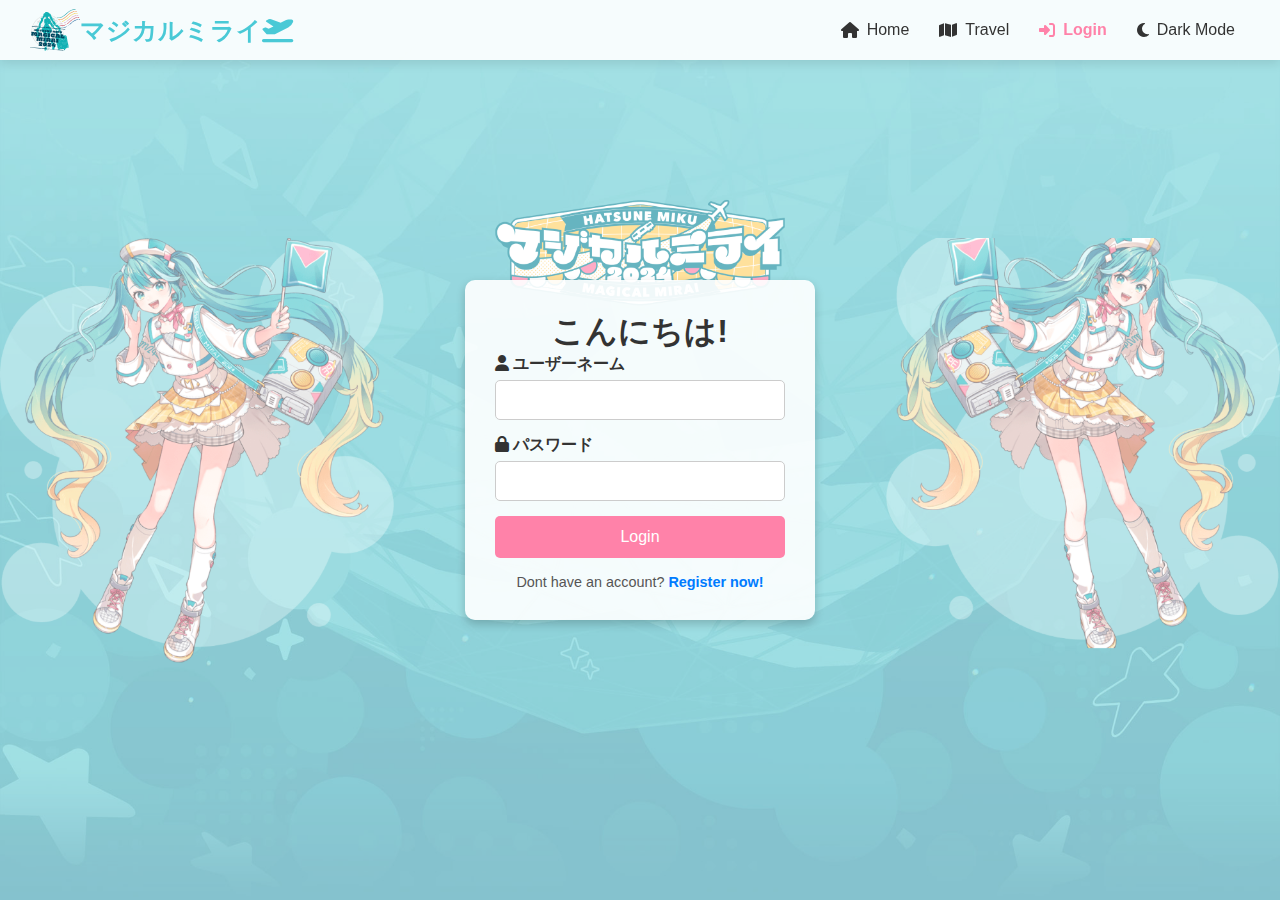
<file: login.html>
<!DOCTYPE html>
<html lang="en">
<head>
    <meta charset="UTF-8">
    <meta name="viewport" content="width=device-width, initial-scale=1.0">
    <title>マジカルミライ Travel - Login</title>
    <link rel="stylesheet" href="css/styles.css">
    <script src="js/script.js" defer></script>
    <link rel="stylesheet" href="https://cdnjs.cloudflare.com/ajax/libs/font-awesome/6.4.2/css/all.min.css">
</head>
<body id="login-body">
    <nav class="navbar">
        <div class="logo"><img style="height: 50px; width: 50px;" src="./img/img_intro_postmark.svg"> マジカルミライ<i class="fa-solid fa-plane-departure"></i></div>
        <ul class="nav-links">
            <li><a href="index.html"><i class="fas fa-home"></i> Home</a></li>
            <li><a href="travel.html"><i class="fas fa-map"></i> Travel</a></li>
            <li><a href="login.html" class="active"><i class="fas fa-sign-in-alt"></i> Login</a></li>
            <li><a href="#" class="toggle-darkmode"><i class="fas fa-moon"></i> <span>Dark Mode</span></a></li>
          </ul>
        <div class="menu-toggle">
            <i class="fas fa-bars"></i>
        </div>
    </nav>

    <div class="container">
        <div class="login-box">
            <h1>こんにちは!</h1>
            <form action="login.php" method="POST">
                <div class="input-group">
                    <label for="username"><i class="fas fa-user"></i> ユーザーネーム </label>
                    <input type="text" id="username" name="username" required>
                </div>
                <div class="input-group">
                    <label for="password"><i class="fas fa-lock"></i> パスワード </label>
                    <input type="password" id="password" name="password" required>
                </div>
                <button onclick="window.location = 'index.html'" type="button" class="btn">Login</button>
               <p id="register"> Dont have an account? <a href="register.html">Register now!</a></p>
            </form>
        </div>
    </div>
</body>
</html>
</file>
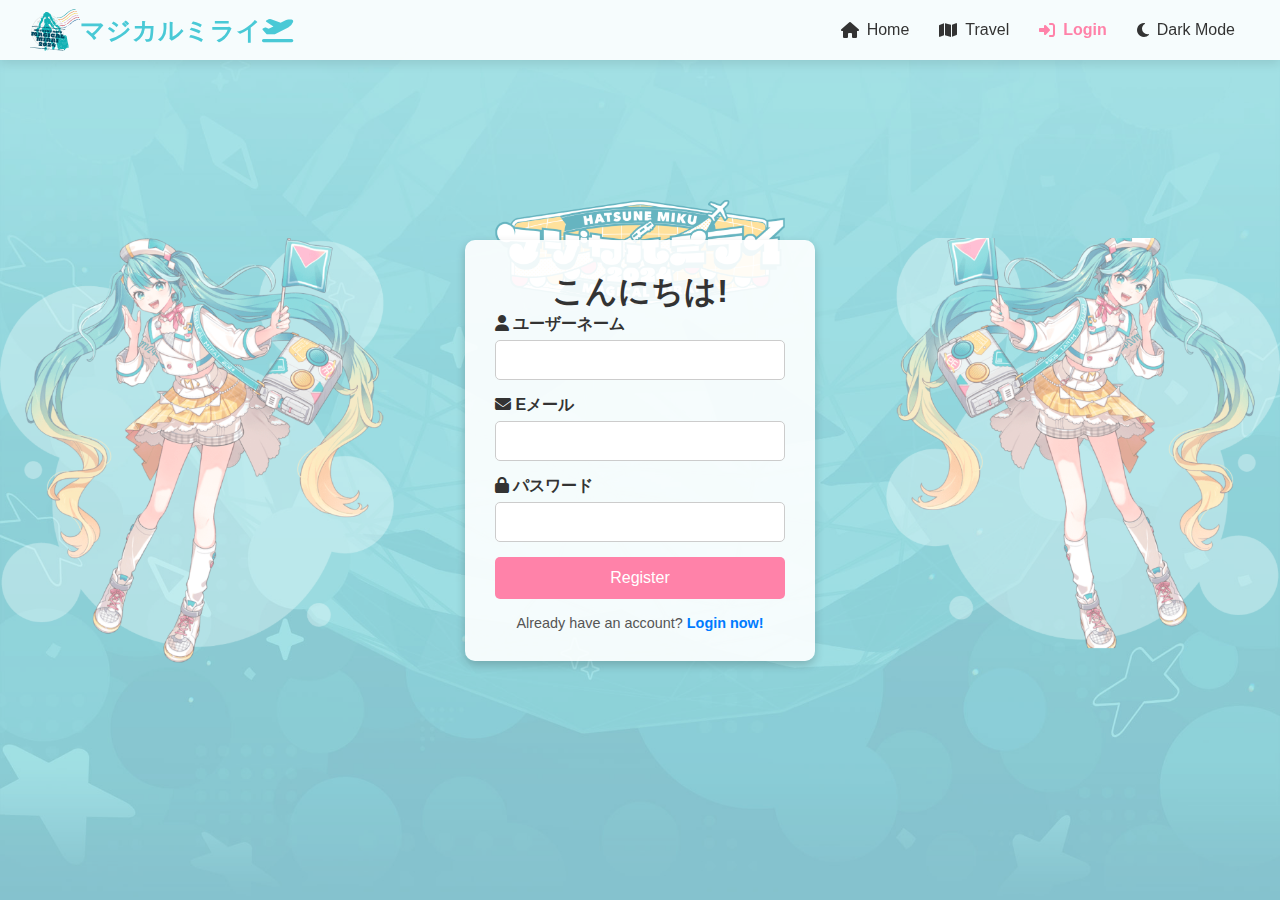
<file: register.html>
<!DOCTYPE html>
<html lang="en">
<head>
    <meta charset="UTF-8">
    <meta name="viewport" content="width=device-width, initial-scale=1.0">
    <title>マジカルミライ Travel - Register</title>
    <link rel="stylesheet" href="css/styles.css">
    <script src="js/script.js" defer></script>
    <link rel="stylesheet" href="https://cdnjs.cloudflare.com/ajax/libs/font-awesome/6.4.2/css/all.min.css">
</head>
<body id="login-body">
    <nav class="navbar">
        <div class="logo"><img style="height: 50px; width: 50px;" src="./img/img_intro_postmark.svg"> マジカルミライ<i class="fa-solid fa-plane-departure"></i></div>
        <ul class="nav-links">
            <li><a href="index.html"><i class="fas fa-home"></i> Home</a></li>
            <li><a href="travel.html"><i class="fas fa-map"></i> Travel</a></li>
            <li><a href="login.html" class="active"><i class="fas fa-sign-in-alt"></i> Login</a></li>
            <li><a href="#" class="toggle-darkmode"><i class="fas fa-moon"></i> <span>Dark Mode</span></a></li>
          </ul>
        <div class="menu-toggle">
            <i class="fas fa-bars"></i>
        </div>
    </nav>

    <div class="container">
        <div class="login-box">
            <h1>こんにちは!</h1>
            <form action="login.php" method="POST">
                <div class="input-group">
                    <label for="username"><i class="fas fa-user"></i> ユーザーネーム </label>
                    <input type="text" id="username" name="username" required>
                </div>
                <div class="input-group">
                    <label for="email"><i class="fas fa-envelope"></i> Eメール</label>
                    <input type="email" id="email" name="email" required>
                </div>
                <div class="input-group">
                    <label for="password"><i class="fas fa-lock"></i> パスワード </label>
                    <input type="password" id="password" name="password" required>
                </div>
                <!-- // blom jadi -->
                <button onclick="window.location = 'index.html'" type="button" class="btn">Register</button>
                <p id="register"> Already have an account? <a href="login.html">Login now!</a></p>
            </form>
        </div>
    </div>
</body>
</html>
</file>
<file: css/styles.css>
/* ======= Color Theme Based on Magical Mirai 2024 ======= */
:root {
    --primary-color: #49c9d6;
    --secondary-color: #ff82a9; 
    --background-light: #ffffff; 
    --background-dark: #121212; 
    --text-light: #333333;
    --text-dark: #ffffff;
}
#empty-space {
    height: 100px;
}

/* ======= Reset Default Styles ======= */
html {
    scroll-behavior: smooth;
    scrollbar-width: none;
}
* {
    margin: 0;
    padding: 0;
    box-sizing: border-box;
    font-family: 'Poppins', sans-serif;
}
body {
    -webkit-font-smoothing: antialiased;
    -moz-osx-font-smoothing: grayscale;
    text-rendering: optimizeLegibility;
}
/* ======= Body Background with Image and Overlay ======= */
#login-body {
    background-color: var(--background-light); 
    background-image: url(../img/gay.png); 
    background-size: cover; 
    background-position: center center; 
    color: var(--text-light);
    display: flex;
    justify-content: center;
    align-items: center;
    height: 100vh;
    transition: background 0.3s, color 0.4s;
    position: relative;
}


body::before {
    content: ''; 
    position: absolute; 
    top: 0;
    left: 0;
    width: 100%;
    height: 100%;
    background: rgba(255, 255, 255, 0.4); 
    transition: background 0.3s;
    z-index: -1; 
}


/* ======= Preload (TESTING) ======= */
/* Preloader Styling */
#preloader {
    position: fixed;
    width: 100%;
    height: 100%;
    background: var(--primary-color);
    display: flex;
    justify-content: center;
    align-items: center;
    transition: opacity 0.8s ease-out;
    z-index: 9999;
}



/* Loading Animation */
.loading-animation {
    width: 300px; /* Adjust size as needed */
}

/* Hide Content Initially */
#content {
    display: none;
}


/* ======= Container for Flexbox Centering ======= */
.container {
    display: flex;
    justify-content: center;
    align-items: center;
    width: 100%;
}

/* ======= Navbar Styling ======= */
.navbar {
    background: rgba(255, 255, 255, 0.9);
    display: flex;
    justify-content: space-between;
    align-items: center;
    padding: 5px 30px;
    position: fixed;
    width: 100%;
    top: 0;
    left: 0;
    box-shadow: 0 4px 10px rgba(0, 0, 0, 0.1);
    z-index: 10;
    transition: background 0.3s;
}

/* Navbar Logo */
.logo {
    font-size: 25px;
    display: flex;
    align-items: center;
    font-weight: bold;
    color: var(--primary-color);
}

/* Navbar Links */
.nav-links {
    list-style: none;
    display: flex;
}

.nav-links li {
    margin: 0 15px;
}

.nav-links a {
    text-decoration: none;
    font-size: 16px;
    color: var(--text-light);
    transition: color 0.3s;
    display: flex;
    align-items: center; 
}

.nav-links a i {
    margin-right: 8px;
}

/* Register link decorations */
#register {
    margin-top: 1rem;
    font-size: 0.9rem;
    color: #555;
}

#register a {
    color: #007bff;
    text-decoration: none;
    font-weight: bold;
}

#register a:hover {
    text-decoration: underline;
}
/* Navbar Hover/Active States */
.nav-links a:hover,
.nav-links .active {
    color: var(--secondary-color);
    font-weight: bold;
}

/* ======= Login Box Styling ======= */
.login-box {
    background: rgba(255, 255, 255, 0.9);
    padding: 30px;
    border-radius: 10px;
    box-shadow: 0 4px 10px rgba(0, 0, 0, 0.2);
    width: 90%;
    max-width: 350px;
    text-align: center;
}

/* ======= Input Fields ======= */
.input-group {
    margin-bottom: 15px;
    text-align: left;
}

.input-group label {
    font-weight: bold;
    display: block;
    margin-bottom: 5px;
}

.input-group input,
.input-group select,
.input-group option {
    width: 100%;
    padding: 10px;
    border: 1px solid #ccc;
    border-radius: 5px;
    font-size: 16px;
}

/* ======= Login Button ======= */
.btn {
    background-color: var(--secondary-color);
    color: #fff;
    padding: 12px;
    width: 100%;
    border: none;
    border-radius: 5px;
    font-size: 16px;
    cursor: pointer;
    transition: background 0.3s;
}

.btn:hover {
    background-color: var(--primary-color);
}

/* ======= Dark Mode Toggle ======= */
.toggle-darkmode {
    cursor: pointer;
    display: flex;
    align-items: center;
    color: var(--text-light);
    font-size: 16px;
    transition: color 0.3s;
}

.toggle-darkmode:hover {
    color: var(--primary-color) !important; 
}

.toggle-darkmode.active {
    color: var(--primary-color) !important; 
}

/* ======= Dark Mode Styles ======= */
body.dark-mode, #login-body.dark-mode{
    background-color: var(--background-dark);
    color: var(--text-dark);
}
body.dark-mode::before {
    background: rgba(18, 18, 18, 0.8); 
}
body.dark-mode::after {
    background: rgba(0, 0, 0, 0.5); 
}

body.dark-mode .navbar {
    background: rgba(30, 30, 30, 1);
}

body.dark-mode .nav-links {
    background-color: rgba(30, 30, 30, 1);
}

body.dark-mode .nav-links a {
    color: var(--text-dark);
}

body.dark-mode .nav-links a:hover,
body.dark-mode .nav-links .active {
    color: var(--secondary-color);
}

body.dark-mode .toggle-darkmode {
    color: var(--primary-color); 
}

body.dark-mode .toggle-darkmode:hover {
    color: var(--secondary-color); 
}
body.dark-mode .login-box {
    background: rgba(30, 30, 30, 0.9);
}

body.dark-mode input {
    background: #333;
    color: #fff;
    border: 1px solid #fff;
}

body.dark-mode .btn {
    background-color: var(--primary-color);
}

body.dark-mode .btn:hover {
    background-color: var(--secondary-color);
}


/* ======= Responsive ======= */
@media (max-width: 768px) {
    body{
        background-image: url(../img/reactive.png);
    }
    .nav-links {
        display: flex; 
        flex-direction: column;
        position: absolute;
        top: 60px;
        right: 0;
        background: rgba(255, 255, 255, 0.95);
        width: 200px;
        text-align: center;
        border-radius: 5px;
        box-shadow: 0 4px 10px rgba(0, 0, 0, 0.2);
        opacity: 0; 
        max-height: 0; 
        overflow: hidden; 
        transition: opacity 0.3s, max-height 0.3s; 
    }

    .nav-links.active {
        opacity: 1; 
        max-height: 500px; 
    }

    .nav-links li {
        padding: 15px 0;
    }

    .menu-toggle {
        display: block;
        font-size: 22px;
        cursor: pointer;
        color: var(--primary-color); 
    }
}

   /* Hide hamburger for large screens */
   @media (min-width: 769px) {
    .menu-toggle {
        display: none;
    }
}

/* ======= Dashboard Specific Styles ======= */
#dashboard-body {
    background-image: url(../img/bg_theme.jpg);
    background-size: cover;
    background-position: center center;
    display: flex;
    flex-direction: column;
    align-items: center; 
    position: relative;
    transition: background 0.3s, color 0.4s;
    color: var(--text-light);
    min-height: 100vh; 
    overflow-x: hidden;
    box-sizing: border-box;
}

#dashboard-body::before {
    content: '';
    position: fixed;
    top: 0;
    left: 0;
    width: 100%;
    height: 100%;
    background: rgba(255, 255, 255, 0.4);
    z-index: 0;
    pointer-events: none;
}

#dashboard-body .navbar {
    opacity: 100%;
    backdrop-filter: blur(10px);
}


/* Dashboard Content Container */
.dashboard-content {
    width: 100%;
    max-width: 1200px;
    margin: 0 auto;
    padding: 20px;
    position: relative;
    z-index: 1;
    box-sizing: border-box; 
}

/* Hero Section */
#dashboard-hero {
    width: 75%;
    text-align: center;
    padding: 40px 20px; 
    margin: 0 auto; 
    background: rgba(255, 255, 255, 0.1);
    backdrop-filter: blur(10px);
    animation: float 6s ease-in-out infinite;
    box-sizing: border-box; 
    border-radius: 10px; 
}

@keyframes float {
    0%, 100% { transform: translateY(0); }
    50% { transform: translateY(-20px); } 
}

#dashboard-hero h1 {
    font-size: 25px;
    margin-bottom: 20px;
    color: var(--primary-color);
    text-shadow: 2px 2px 4px rgba(0, 0, 0, 0.1);
}

#dashboard-hero p {
    font-size: 20px;
    color: var(--text-light);
    margin-bottom: 30px;
}

/* Dashboard Grid Layout */
.dashboard-grid {
    display: grid;
    grid-template-columns: repeat(auto-fit, minmax(300px, 1fr));
    gap: 20px;
    padding: 20px 0;
}

/* Dashboard Cards */
.dashboard-card {
    background: rgba(255, 255, 255, 0.9);
    border-radius: 10px;
    padding: 30px;
    text-align: center;
    transition: transform 0.3s , box-shadow 0.3s;
    box-shadow: 0 4px 10px rgba(0, 0, 0, 0.1);
}

.dashboard-card:hover {
    transform: translateY(-5px);
    box-shadow: 0 6px 20px rgba(0, 0, 0, 0.15);
}

.dashboard-card i {
    color: var(--primary-color);
    margin-bottom: 15px;
}

.dashboard-card h2 {
    color: var(--primary-color);
    font-size: 1.5rem;
    margin-bottom: 15px;
}

.dashboard-card p {
    color: var(--text-light);
    margin-bottom: 20px;
}

/* Search Container */
.search-container {
    width: 100%;
    max-width: 600px;
    align-items: center;
    margin: 20px auto;
    padding: 0 20px;
}

.search-container input {
    width: 100%;
    padding: 15px;
    border: 1px solid rgba(0, 0, 0, 0.1);
    border-radius: 25px;
    font-size: 1rem;
    background: rgba(255, 255, 255, 0.9);
    margin-bottom: 10px;
}

/* Buttons */
.dashboard-card .btn {
    background-color: var(--secondary-color);
    color: #fff;
    padding: 12px 30px;
    border: none;
    border-radius: 25px;
    font-size: 1rem;
    cursor: pointer;
    transition: background-color 0.3s;
    width: auto;
}

.dashboard-card .btn:hover {
    background-color: var(--primary-color);
}

.btn-outline {
    background-color: transparent !important;
    border: 2px solid var(--primary-color) !important;
    color: var(--primary-color) !important;
}

.btn-outline:hover {
    background-color: var(--primary-color) !important;
    color: #fff !important;
}

/* Dark Mode Adjustments */

body.dark-mode #dashboard-body::before {
    background: rgba(18, 18, 18, 1);
}

body.dark-mode .dashboard-card {
    background: rgba(30, 30, 30, 0.9);
    color: var(--text-dark);
}

body.dark-mode .dashboard-card h2 {
    color: var(--primary-color);
}

body.dark-mode .dashboard-card p {
    color: var(--text-dark);
}

body.dark-mode .search-container input {
    background: rgba(30, 30, 30, 0.9);
    border-color: var(--primary-color);
    color: var(--text-dark);
}

body.dark-mode #dashboard-hero {
    background: rgba(0, 0, 0, 0.2);
}

body.dark-mode #dashboard-hero h1 {
    color: var(--primary-color);
}

body.dark-mode #dashboard-hero p {
    color: var(--text-dark);
}

/* Responsive Design */
@media (max-width: 768px) {
    #dashboard-body {
        background-image: url(../img/reactive.png);
    }

    #dashboard-hero h1 {
        font-size: 2rem;
    }

    #dashboard-hero p {
        font-size: 1rem;
    }

    .dashboard-grid {
        grid-template-columns: 1fr;
        padding: 10px;
    }

    .dashboard-card {
        margin: 10px;
    }

    .search-container {
        padding: 0 10px;
    }
}

/* Footer */
/* ======= Footer Styling ======= */
footer {
    margin-top: auto;
    width: 100%;
    padding: 20px;
    text-align: center;
    background: #f7d26e;
    color: var(--text-light);
}

/* ======= Travel Section Styling ======= */
.travel-section {
    padding: 60px 20px;
    background: var(--background-light);
    text-align: center;
}

.travel-section h2 {
    font-size: 2.5rem;
    color: var(--primary-color);
    margin-bottom: 30px;
}

.travel-section p {
    font-size: 1.2rem;
    color: var(--text-light);
    margin-bottom: 50px;
}

.travel-cards {
    display: flex;
    flex-wrap: wrap;
    justify-content: center;
    gap: 30px;
}

.travel-card {
    background: rgba(255, 255, 255, 0.95);
    border-radius: 15px;
    padding: 25px;
    width: 320px;      
    display: flex;
    flex-direction: column; 
    align-items: center; 
    justify-content: space-between; 
    box-shadow: 0 4px 15px rgba(0, 0, 0, 0.1);
    transition: transform 0.3s, box-shadow 0.3s;
}

.travel-card:hover {
    transform: translateY(-10px);
    box-shadow: 0 8px 25px rgba(0, 0, 0, 0.15);
}

.travel-card img {
    width: 100%;
    border-radius: 15px;
    margin-bottom: 20px;
}

.travel-card h3 {
    font-size: 1.8rem;
    color: var(--primary-color);
    margin-bottom: 15px;
}

.travel-card p {
    font-size: 1.1rem;
    color: var(--text-light);
    margin-bottom: 20px;
}

.travel-card .btn {
    background-color: var(--secondary-color);
    color: #fff;
    padding: 12px 25px;
    border: none;
    border-radius: 25px;
    font-size: 1rem;
    justify-content: space-between; 
    cursor: pointer;
    transition: background-color 0.3s;
}

.travel-card .btn:hover {
    background-color: var(--primary-color);
}

/* Dark Mode Adjustments for Travel Section */
body.dark-mode .travel-section {
    background: var(--background-dark);
    color: var(--text-dark);
}

body.dark-mode .travel-card {
    background: rgba(30, 30, 30, 0.95);
    color: var(--text-dark);
}

body.dark-mode .travel-card h3 {
    color: var(--primary-color);
}

body.dark-mode .travel-card p {
    color: var(--text-dark);
}

/* Responsive Design */
@media (max-width: 768px) {
    .travel-cards {
        flex-direction: column;
        align-items: center;
    }

    .travel-card {
        width: 90%;
        margin-bottom: 20px;
    }
}
</file>
